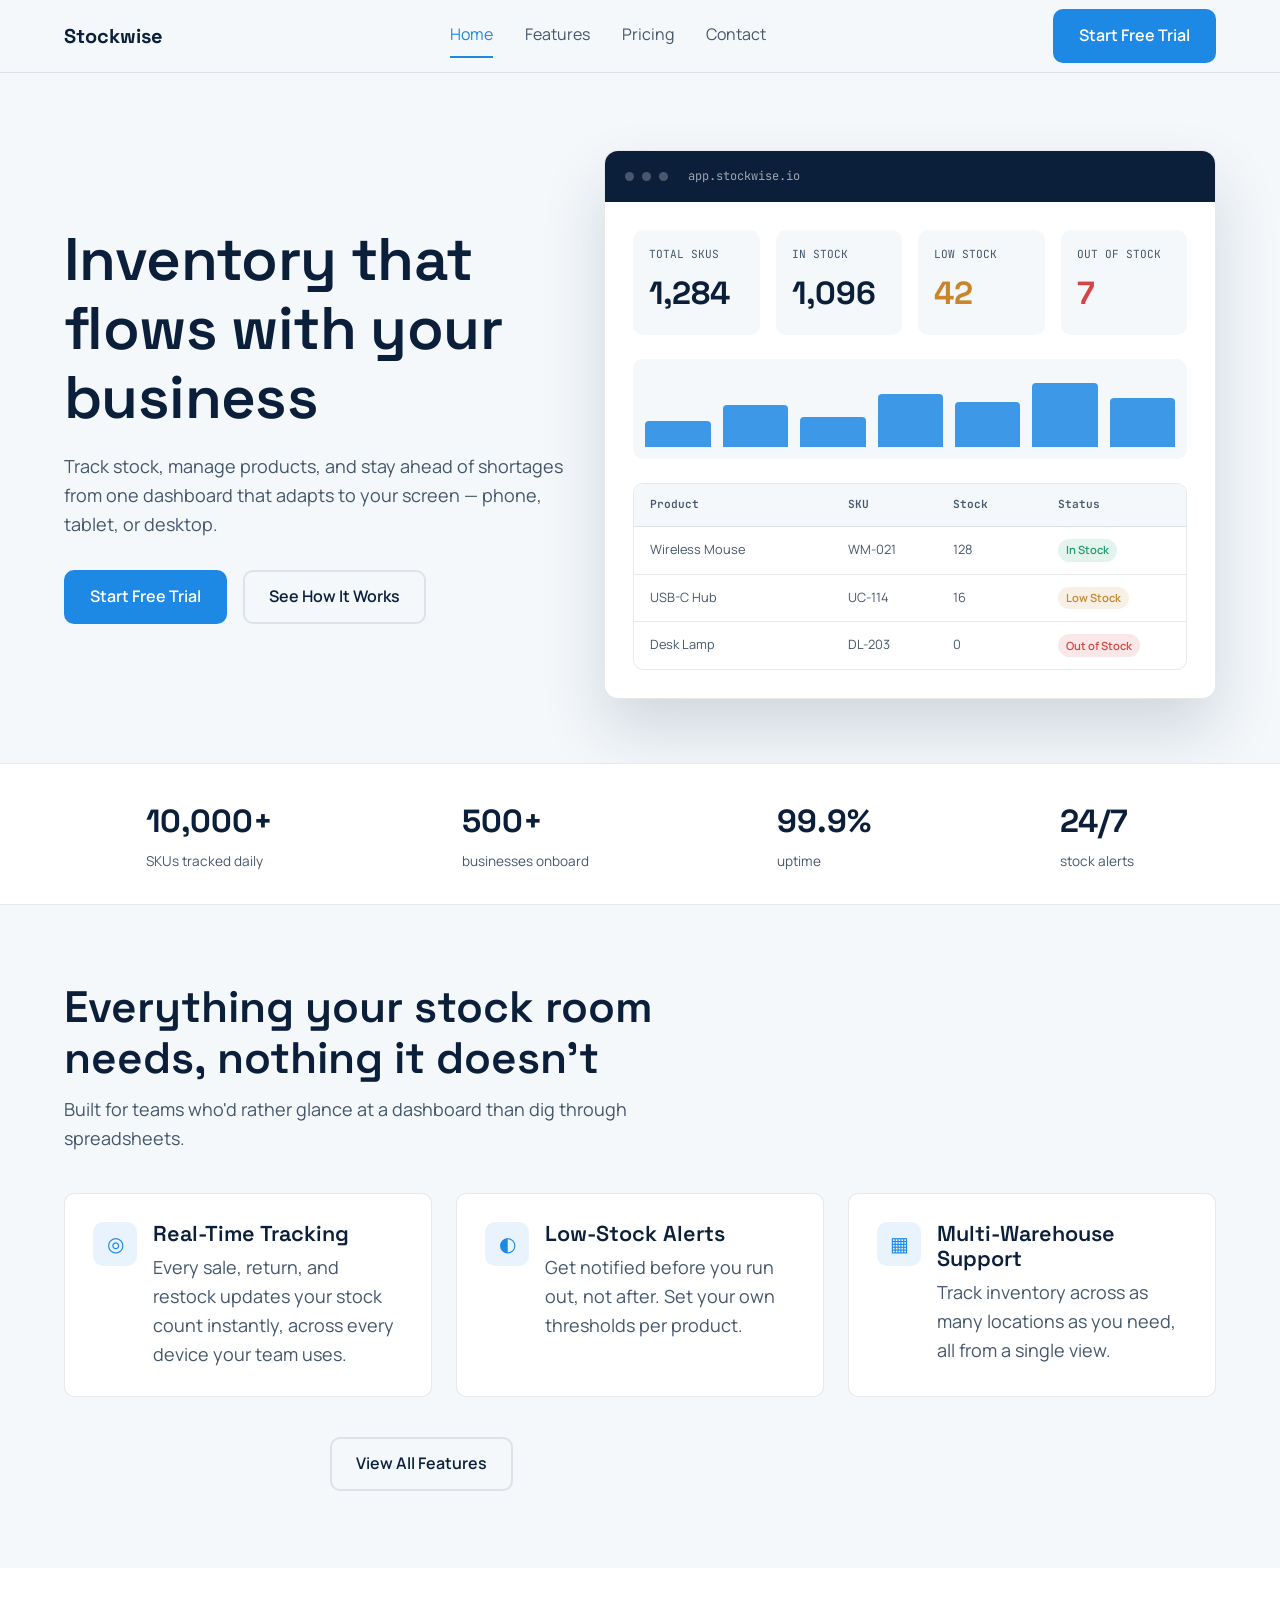
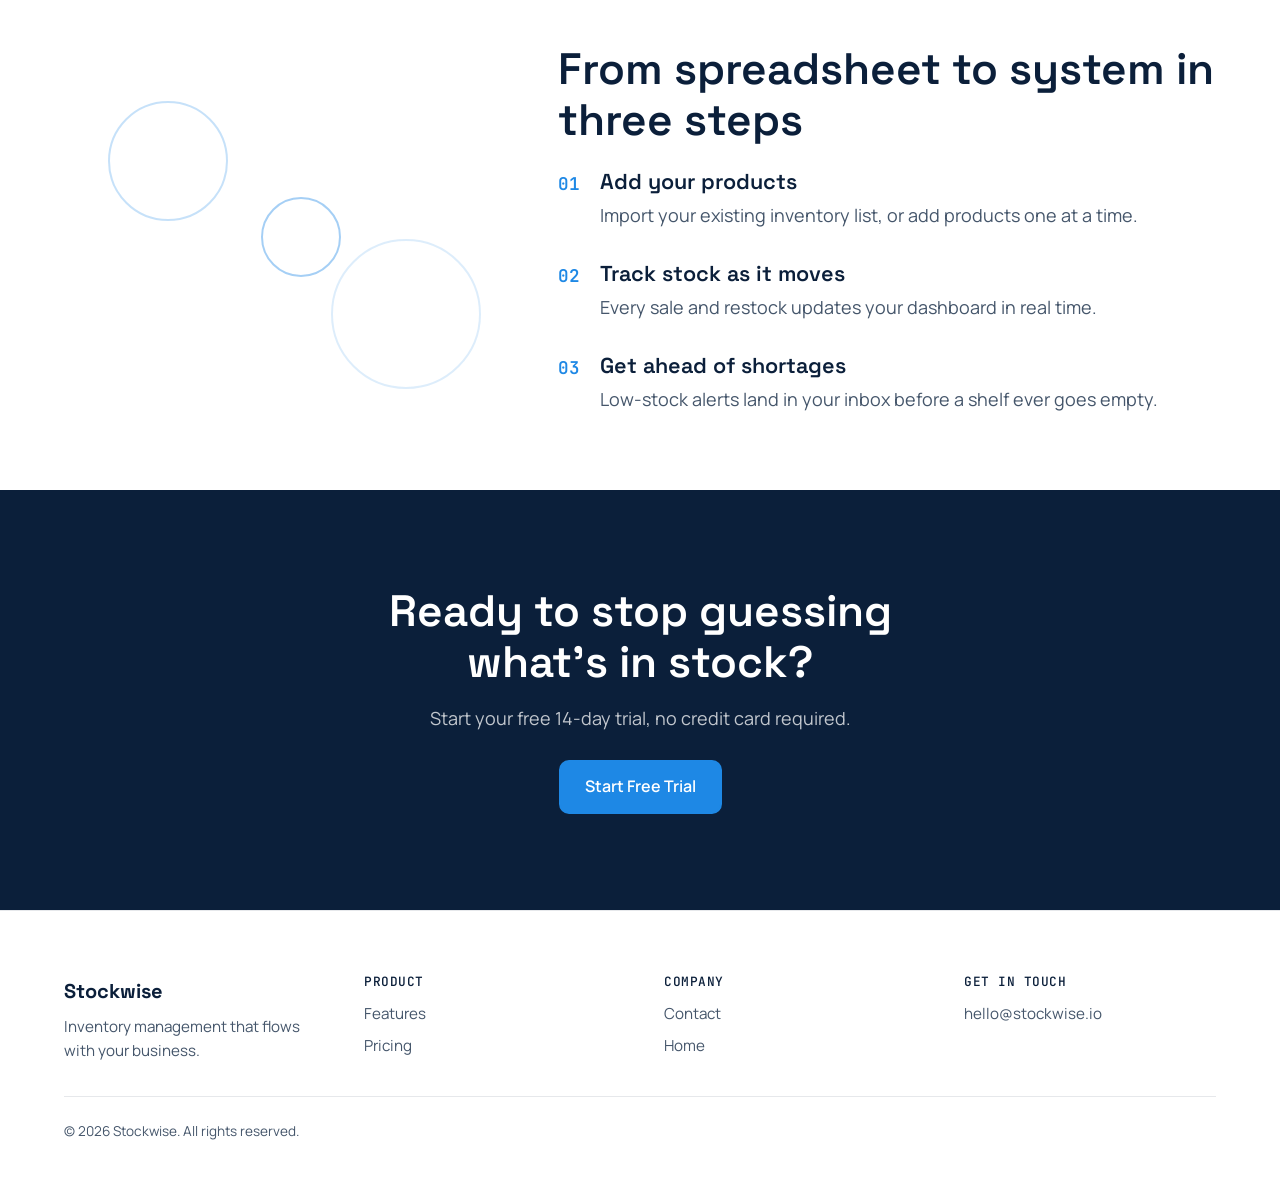
<file: index.html>
<!DOCTYPE html>
<html lang="en">

<head>
  <meta charset="UTF-8">
  <meta name="viewport" content="width=device-width, initial-scale=1">
  <meta name="description" content="Stockwise inventory management that flows with your business.">
  <title>Stockwise Inventory that flows with your business</title>
  <link rel="preconnect" href="https://fonts.googleapis.com">
  <link rel="preconnect" href="https://fonts.gstatic.com" crossorigin>
  <link
    href="https://fonts.googleapis.com/css2?family=Space+Grotesk:wght@500;600;700&family=Manrope:wght@400;500;600;700&family=JetBrains+Mono:wght@500&display=swap"
    rel="stylesheet">
  <link rel="stylesheet" href="css/style.css">
</head>

<body>

  <!-- ===== Header + Navigation Section ===== -->
  <header class="site-header">
    <div class="container nav">
      <a href="index.html" class="logo">Stockwise</a>

      <nav class="nav__desktop" aria-label="Main navigation">
        <ul class="nav__list">
          <li><a href="index.html" aria-current="page">Home</a></li>
          <li><a href="features.html">Features</a></li>
          <li><a href="pricing.html">Pricing</a></li>
          <li><a href="contact.html">Contact</a></li>
        </ul>
      </nav>

      <a href="pricing.html" class="button button--primary nav__cta">Start Free Trial</a>

      <button type="button" popovertarget="mobile-nav" class="nav__trigger" aria-label="Open menu">
        <span></span><span></span><span></span>
      </button>
    </div>

    <div id="mobile-nav" popover class="mobile-nav">
      <div class="mobile-nav__top">
        <span class="logo">Stockwise</span>
        <button type="button" popovertarget="mobile-nav" popovertargetaction="hide" class="mobile-nav__close"
          aria-label="Close menu">✕</button>
      </div>
      <ul class="mobile-nav__list">
        <li><a href="index.html" aria-current="page">Home</a></li>
        <li><a href="features.html">Features</a></li>
        <li><a href="pricing.html">Pricing</a></li>
        <li><a href="contact.html">Contact</a></li>
      </ul>
      <a href="pricing.html" class="button button--primary mobile-nav__cta">Start Free Trial</a>
    </div>
  </header>

  <main>

    <!-- ===== Hero Section ===== -->
    <section class="hero" id="top">
      <div class="container hero__grid">
        <div class="hero__content">
          <h1 class="hero__title">Inventory that flows with your business</h1>
          <p class="hero__text">Track stock, manage products, and stay ahead of shortages from one dashboard that adapts
            to your screen — phone, tablet, or desktop.</p>
          <div class="hero__actions">
            <a href="pricing.html" class="button button--primary">Start Free Trial</a>
            <a href="#how-it-works" class="button button--outline">See How It Works</a>
          </div>
        </div>

        <div class="hero__visual">
          <div class="mockup">
            <div class="mockup__bar">
              <span class="mockup__dot"></span>
              <span class="mockup__dot"></span>
              <span class="mockup__dot"></span>
              <span class="mockup__url">app.stockwise.io</span>
            </div>
            <div class="mockup__body">
              <div class="mockup__stats">
                <div class="mockup__stat">
                  <span class="mockup__stat-label">TOTAL SKUS</span>
                  <span class="mockup__stat-value">1,284</span>
                </div>
                <div class="mockup__stat">
                  <span class="mockup__stat-label">IN STOCK</span>
                  <span class="mockup__stat-value">1,096</span>
                </div>
                <div class="mockup__stat">
                  <span class="mockup__stat-label">LOW STOCK</span>
                  <span class="mockup__stat-value mockup__stat-value--warn">42</span>
                </div>
                <div class="mockup__stat">
                  <span class="mockup__stat-label">OUT OF STOCK</span>
                  <span class="mockup__stat-value mockup__stat-value--danger">7</span>
                </div>
              </div>

              <div class="mockup__chart" aria-hidden="true">
                <span></span><span></span><span></span><span></span><span></span><span></span><span></span>
              </div>

              <div class="mockup__table">
                <div class="mockup__row mockup__row--head">
                  <span>Product</span><span>SKU</span><span>Stock</span><span>Status</span>
                </div>
                <div class="mockup__row">
                  <span>Wireless Mouse</span><span>WM-021</span><span>128</span><span
                    class="mockup__badge mockup__badge--ok">In Stock</span>
                </div>
                <div class="mockup__row">
                  <span>USB-C Hub</span><span>UC-114</span><span>16</span><span
                    class="mockup__badge mockup__badge--warn">Low Stock</span>
                </div>
                <div class="mockup__row">
                  <span>Desk Lamp</span><span>DL-203</span><span>0</span><span
                    class="mockup__badge mockup__badge--danger">Out of Stock</span>
                </div>
              </div>
            </div>
          </div>
        </div>
      </div>
    </section>

    <!-- ===== Trust Strip Section ===== -->
    <section class="trust">
      <div class="container trust__row">
        <div class="trust__item"><span class="trust__number">10,000+</span><span class="trust__label">SKUs tracked
            daily</span></div>
        <div class="trust__item"><span class="trust__number">500+</span><span class="trust__label">businesses
            onboard</span></div>
        <div class="trust__item"><span class="trust__number">99.9%</span><span class="trust__label">uptime</span></div>
        <div class="trust__item"><span class="trust__number">24/7</span><span class="trust__label">stock alerts</span>
        </div>
      </div>
    </section>

    <!-- ===== Features Teaser Section ===== -->
    <section class="features container" id="features">
      <div class="section-intro">
        <h2>Everything your stock room needs, nothing it doesn't</h2>
        <p>Built for teams who'd rather glance at a dashboard than dig through spreadsheets.</p>
      </div>

      <div class="features__grid">
        <article class="feature-card">
          <div class="feature-card__inner">
            <div class="feature-card__icon" aria-hidden="true">◎</div>
            <div>
              <h3>Real-Time Tracking</h3>
              <p>Every sale, return, and restock updates your stock count instantly, across every device your team uses.
              </p>
            </div>
          </div>
        </article>
        <article class="feature-card">
          <div class="feature-card__inner">
            <div class="feature-card__icon" aria-hidden="true">◐</div>
            <div>
              <h3>Low-Stock Alerts</h3>
              <p>Get notified before you run out, not after. Set your own thresholds per product.</p>
            </div>
          </div>
        </article>
        <article class="feature-card">
          <div class="feature-card__inner">
            <div class="feature-card__icon" aria-hidden="true">▦</div>
            <div>
              <h3>Multi-Warehouse Support</h3>
              <p>Track inventory across as many locations as you need, all from a single view.</p>
            </div>
          </div>
        </article>
      </div>

      <p class="features__more"><a href="features.html" class="button button--outline">View All Features</a></p>
    </section>

    <!-- ===== How It Works Section ===== -->
    <section class="how" id="how-it-works">
      <div class="container how__grid">
        <div class="how__visual" aria-hidden="true">
          <div class="how__ring how__ring--1"></div>
          <div class="how__ring how__ring--2"></div>
          <div class="how__ring how__ring--3"></div>
        </div>
        <div class="how__content">
          <h2>From spreadsheet to system in three steps</h2>
          <ol class="how__steps">
            <li>
              <span class="how__step-number">01</span>
              <div>
                <h3>Add your products</h3>
                <p>Import your existing inventory list, or add products one at a time.</p>
              </div>
            </li>
            <li>
              <span class="how__step-number">02</span>
              <div>
                <h3>Track stock as it moves</h3>
                <p>Every sale and restock updates your dashboard in real time.</p>
              </div>
            </li>
            <li>
              <span class="how__step-number">03</span>
              <div>
                <h3>Get ahead of shortages</h3>
                <p>Low-stock alerts land in your inbox before a shelf ever goes empty.</p>
              </div>
            </li>
          </ol>
        </div>
      </div>
    </section>

    <!-- ===== Call To Action Section ===== -->
    <section class="cta">
      <div class="container cta__inner">
        <h2>Ready to stop guessing what's in stock?</h2>
        <p>Start your free 14-day trial, no credit card required.</p>
        <a href="pricing.html" class="button button--primary">Start Free Trial</a>
      </div>
    </section>

  </main>

  <!-- ===== Footer Section ===== -->
  <footer class="site-footer">
    <div class="container">
      <div class="site-footer__grid">
        <div class="site-footer__block">
          <span class="logo">Stockwise</span>
          <p>Inventory management that flows with your business.</p>
        </div>
        <div class="site-footer__block">
          <h2 class="site-footer__heading">Product</h2>
          <p><a href="features.html">Features</a></p>
          <p><a href="pricing.html">Pricing</a></p>
        </div>
        <div class="site-footer__block">
          <h2 class="site-footer__heading">Company</h2>
          <p><a href="contact.html">Contact</a></p>
          <p><a href="index.html">Home</a></p>
        </div>
        <div class="site-footer__block">
          <h2 class="site-footer__heading">Get in Touch</h2>
          <p><a href="mailto:hello@stockwise.io">hello@stockwise.io</a></p>
        </div>
      </div>
      <p class="site-footer__copyright">&copy; 2026 Stockwise. All rights reserved.</p>
    </div>
  </footer>

</body>

</html>
</file>
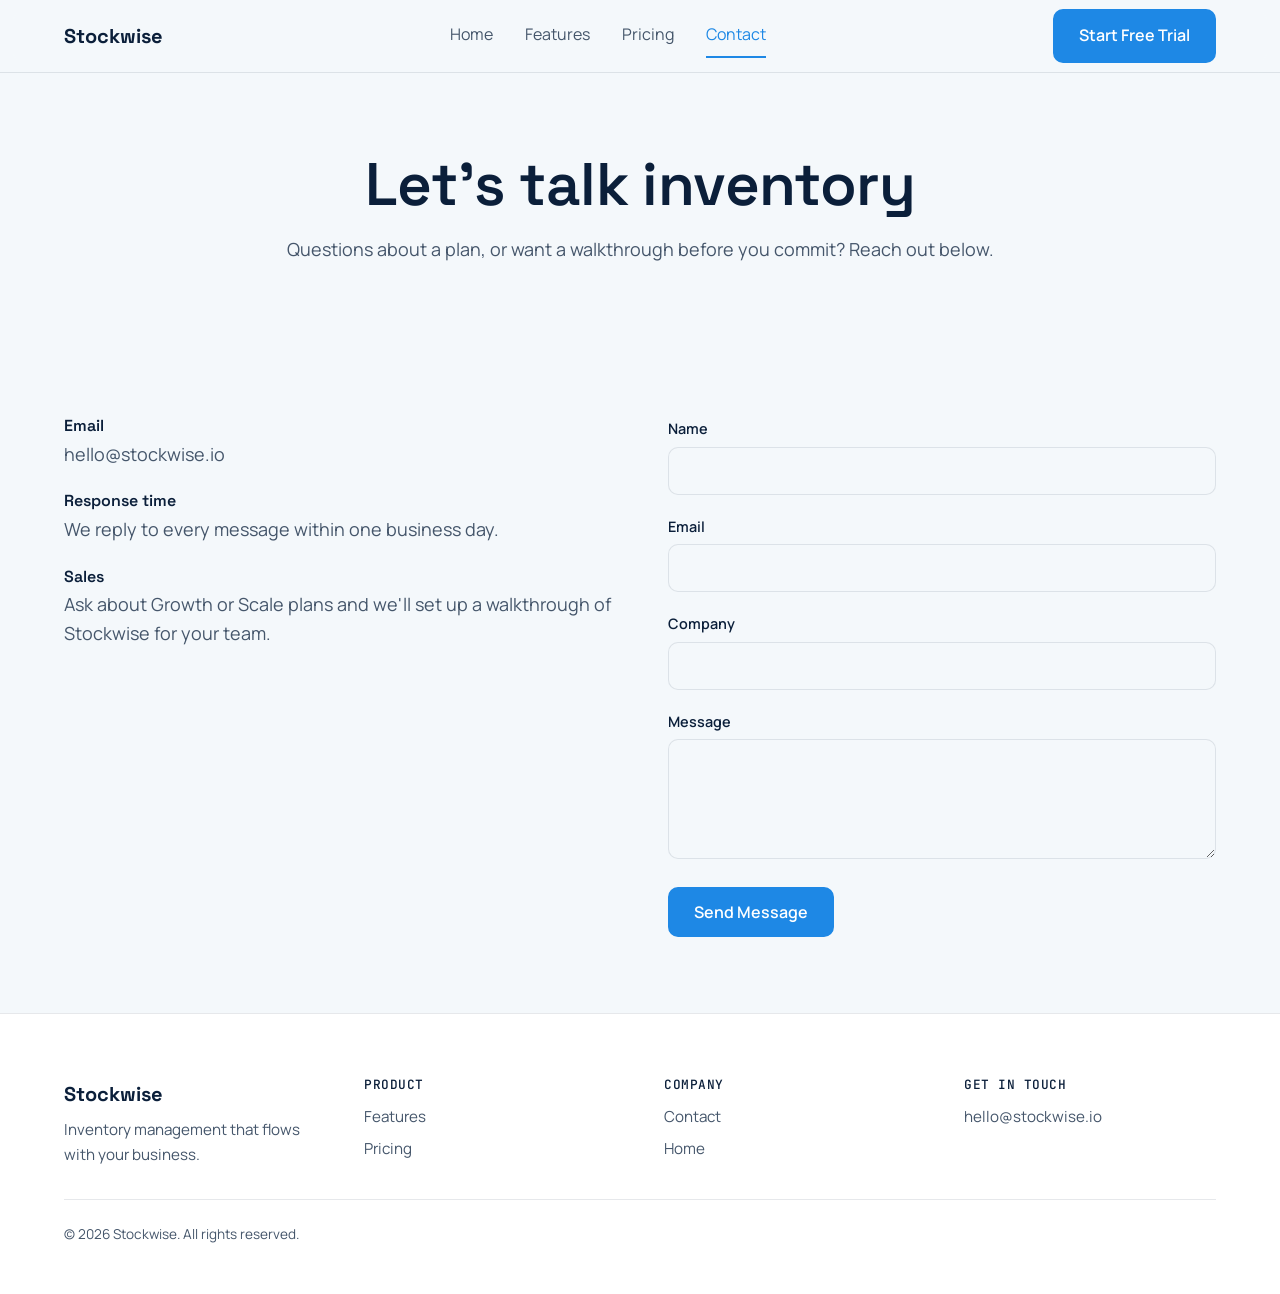
<file: contact.html>
<!DOCTYPE html>
<html lang="en">

<head>
  <meta charset="UTF-8">
  <meta name="viewport" content="width=device-width, initial-scale=1">
  <meta name="description" content="Get in touch with the Stockwise team.">
  <title>Contact — Stockwise</title>
  <link rel="preconnect" href="https://fonts.googleapis.com">
  <link rel="preconnect" href="https://fonts.gstatic.com" crossorigin>
  <link
    href="https://fonts.googleapis.com/css2?family=Space+Grotesk:wght@500;600;700&family=Manrope:wght@400;500;600;700&family=JetBrains+Mono:wght@500&display=swap"
    rel="stylesheet">
  <link rel="stylesheet" href="css/style.css">
</head>

<body>

  <!-- ===== Header + Navigation Section ===== -->
  <header class="site-header">
    <div class="container nav">
      <a href="index.html" class="logo">Stockwise</a>

      <nav class="nav__desktop" aria-label="Main navigation">
        <ul class="nav__list">
          <li><a href="index.html">Home</a></li>
          <li><a href="features.html">Features</a></li>
          <li><a href="pricing.html">Pricing</a></li>
          <li><a href="contact.html" aria-current="page">Contact</a></li>
        </ul>
      </nav>

      <a href="pricing.html" class="button button--primary nav__cta">Start Free Trial</a>

      <button type="button" popovertarget="mobile-nav" class="nav__trigger" aria-label="Open menu">
        <span></span><span></span><span></span>
      </button>
    </div>

    <div id="mobile-nav" popover class="mobile-nav">
      <div class="mobile-nav__top">
        <span class="logo">Stockwise</span>
        <button type="button" popovertarget="mobile-nav" popovertargetaction="hide" class="mobile-nav__close"
          aria-label="Close menu">✕</button>
      </div>
      <ul class="mobile-nav__list">
        <li><a href="index.html">Home</a></li>
        <li><a href="features.html">Features</a></li>
        <li><a href="pricing.html">Pricing</a></li>
        <li><a href="contact.html" aria-current="page">Contact</a></li>
      </ul>
      <a href="pricing.html" class="button button--primary mobile-nav__cta">Start Free Trial</a>
    </div>
  </header>

  <main>

    <!-- ===== Page Intro Section ===== -->
    <section class="page-intro container">
      <h1>Let's talk inventory</h1>
      <p class="page-intro__text">Questions about a plan, or want a walkthrough before you commit? Reach out below.</p>
    </section>

    <!-- ===== Contact Section ===== -->
    <section class="container contact__grid">
      <div class="contact__info">
        <div class="contact__detail">
          <h3>Email</h3>
          <p><a href="mailto:hello@stockwise.io">hello@stockwise.io</a></p>
        </div>
        <div class="contact__detail">
          <h3>Response time</h3>
          <p>We reply to every message within one business day.</p>
        </div>
        <div class="contact__detail">
          <h3>Sales</h3>
          <p>Ask about Growth or Scale plans and we'll set up a walkthrough of Stockwise for your team.</p>
        </div>
      </div>

      <form class="contact-form" action="#" method="post">
        <div class="contact-form__group">
          <label for="name" class="contact-form__label">Name</label>
          <input type="text" id="name" name="name" class="contact-form__input" required>
        </div>

        <div class="contact-form__group">
          <label for="email" class="contact-form__label">Email</label>
          <input type="email" id="email" name="email" class="contact-form__input" required>
        </div>

        <div class="contact-form__group">
          <label for="company" class="contact-form__label">Company</label>
          <input type="text" id="company" name="company" class="contact-form__input">
        </div>

        <div class="contact-form__group">
          <label for="message" class="contact-form__label">Message</label>
          <textarea id="message" name="message" class="contact-form__textarea" required></textarea>
        </div>

        <button type="submit" class="button button--primary">Send Message</button>
      </form>
    </section>

  </main>

  <!-- ===== Footer Section ===== -->
  <footer class="site-footer">
    <div class="container">
      <div class="site-footer__grid">
        <div class="site-footer__block">
          <span class="logo">Stockwise</span>
          <p>Inventory management that flows with your business.</p>
        </div>
        <div class="site-footer__block">
          <h2 class="site-footer__heading">Product</h2>
          <p><a href="features.html">Features</a></p>
          <p><a href="pricing.html">Pricing</a></p>
        </div>
        <div class="site-footer__block">
          <h2 class="site-footer__heading">Company</h2>
          <p><a href="contact.html">Contact</a></p>
          <p><a href="index.html">Home</a></p>
        </div>
        <div class="site-footer__block">
          <h2 class="site-footer__heading">Get in Touch</h2>
          <p><a href="mailto:hello@stockwise.io">hello@stockwise.io</a></p>
        </div>
      </div>
      <p class="site-footer__copyright">&copy; 2026 Stockwise. All rights reserved.</p>
    </div>
  </footer>

</body>

</html>
</file>
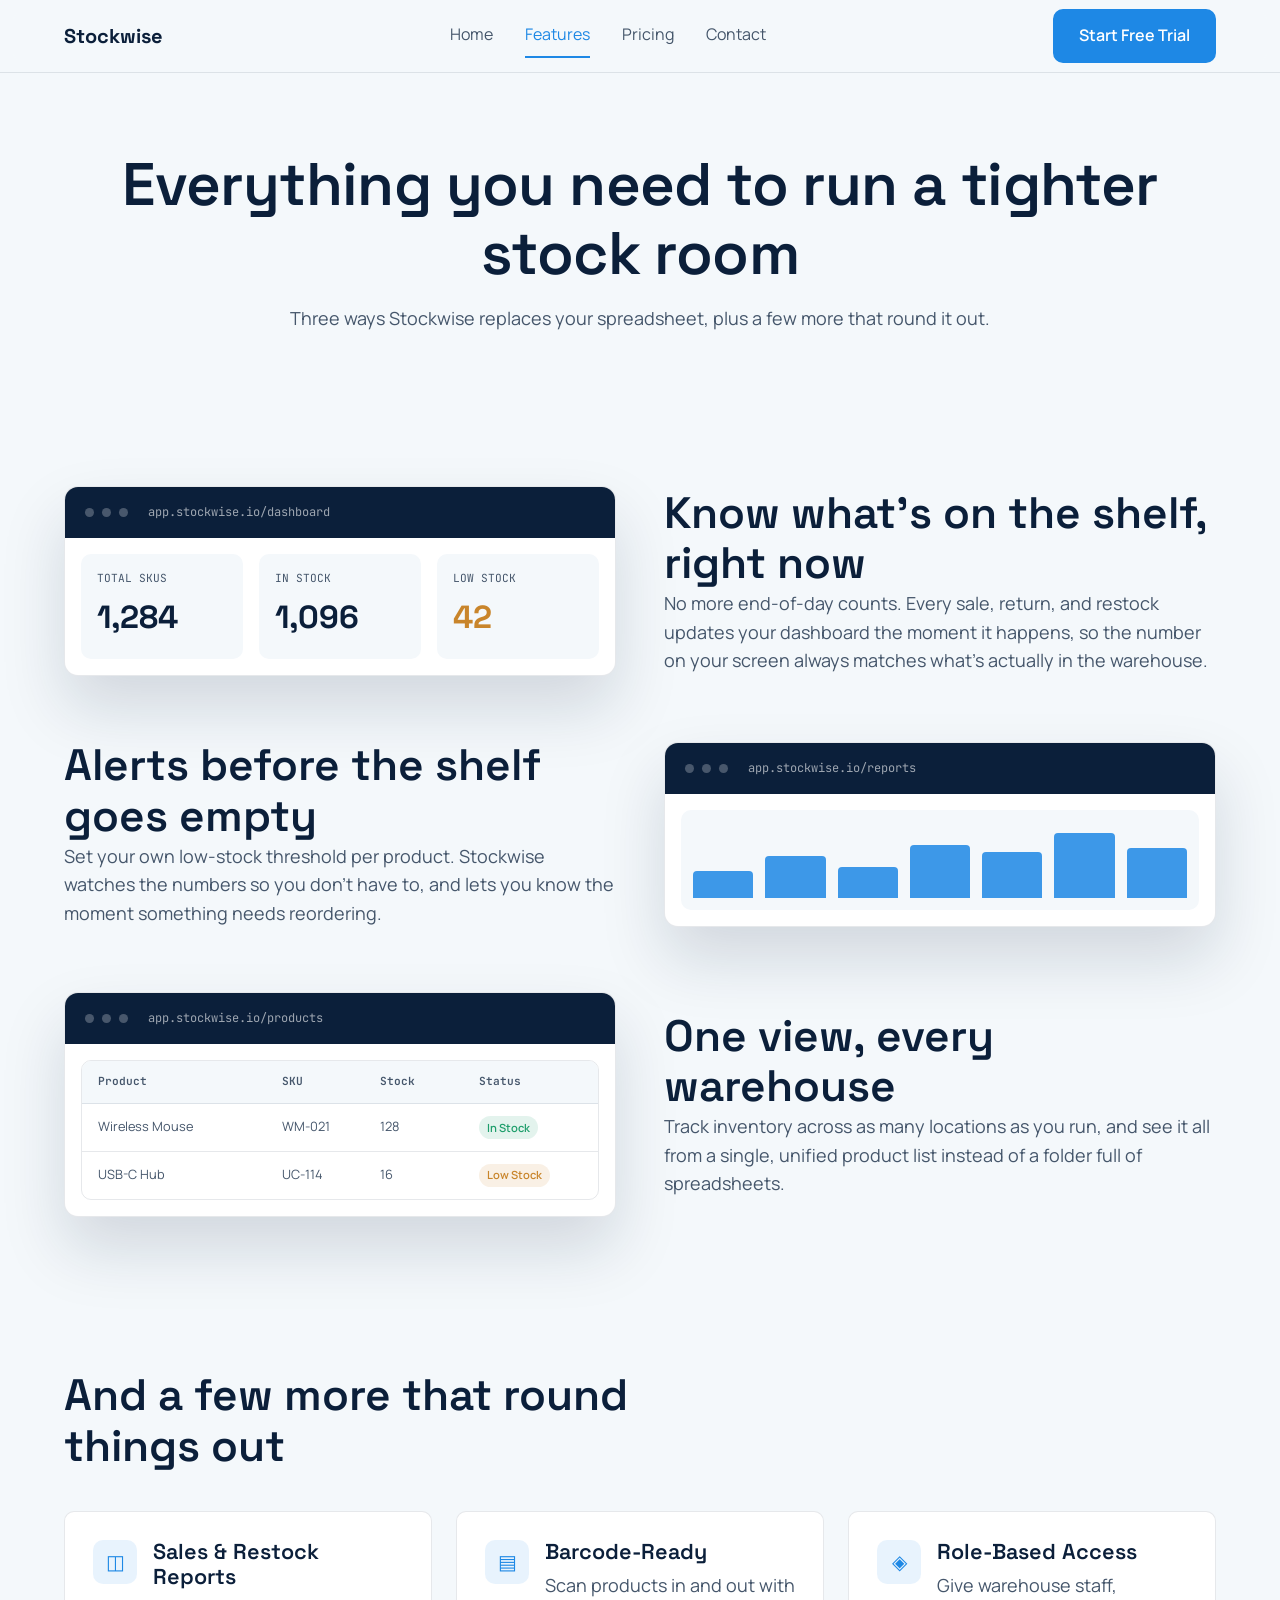
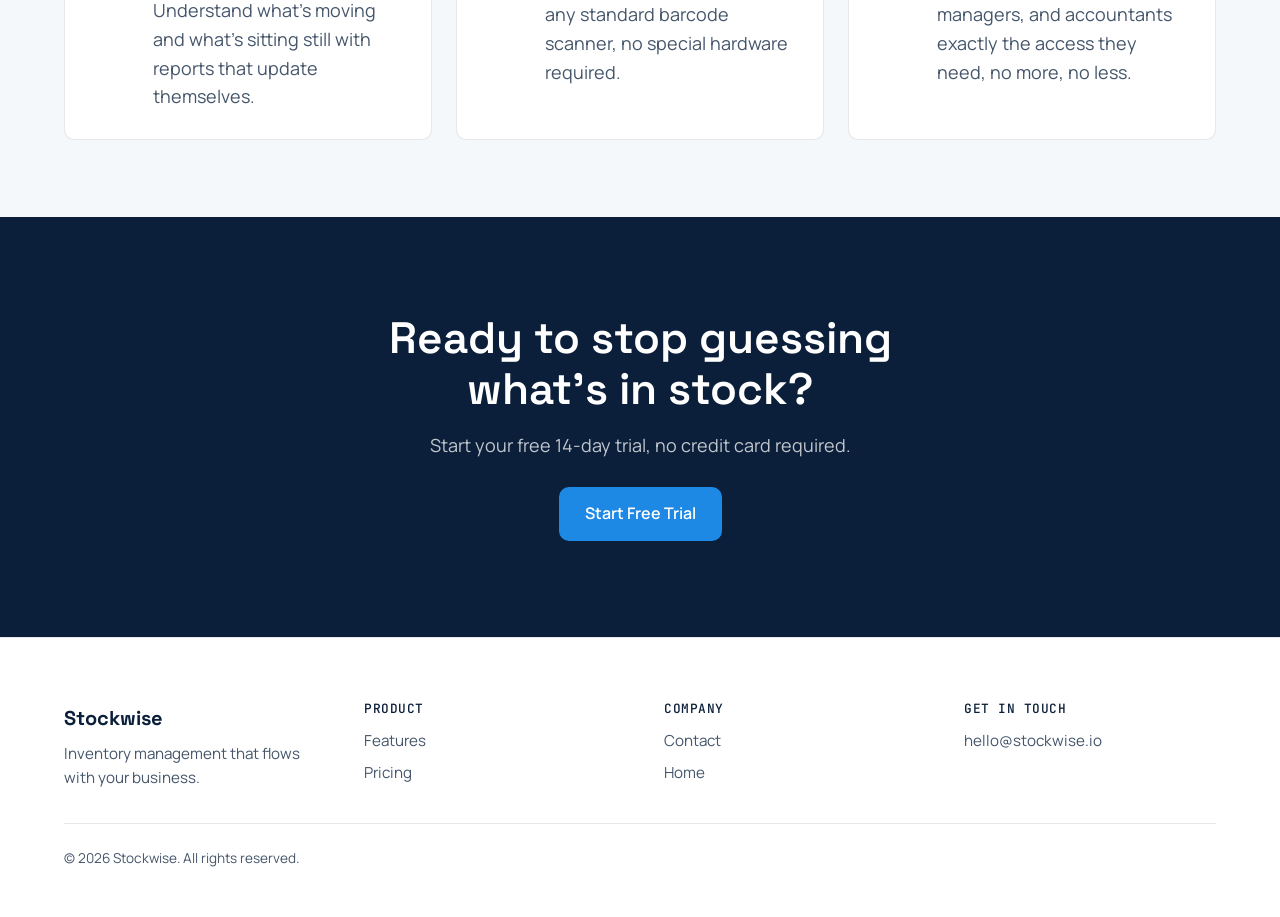
<file: features.html>
<!DOCTYPE html>
<html lang="en">

<head>
  <meta charset="UTF-8">
  <meta name="viewport" content="width=device-width, initial-scale=1">
  <meta name="description" content="Everything Stockwise does to keep your inventory under control.">
  <title>Features — Stockwise</title>
  <link rel="preconnect" href="https://fonts.googleapis.com">
  <link rel="preconnect" href="https://fonts.gstatic.com" crossorigin>
  <link
    href="https://fonts.googleapis.com/css2?family=Space+Grotesk:wght@500;600;700&family=Manrope:wght@400;500;600;700&family=JetBrains+Mono:wght@500&display=swap"
    rel="stylesheet">
  <link rel="stylesheet" href="css/style.css">
</head>

<body>

  <!-- ===== Header + Navigation Section ===== -->
  <header class="site-header">
    <div class="container nav">
      <a href="index.html" class="logo">Stockwise</a>

      <nav class="nav__desktop" aria-label="Main navigation">
        <ul class="nav__list">
          <li><a href="index.html">Home</a></li>
          <li><a href="features.html" aria-current="page">Features</a></li>
          <li><a href="pricing.html">Pricing</a></li>
          <li><a href="contact.html">Contact</a></li>
        </ul>
      </nav>

      <a href="pricing.html" class="button button--primary nav__cta">Start Free Trial</a>

      <button type="button" popovertarget="mobile-nav" class="nav__trigger" aria-label="Open menu">
        <span></span><span></span><span></span>
      </button>
    </div>

    <div id="mobile-nav" popover class="mobile-nav">
      <div class="mobile-nav__top">
        <span class="logo">Stockwise</span>
        <button type="button" popovertarget="mobile-nav" popovertargetaction="hide" class="mobile-nav__close"
          aria-label="Close menu">✕</button>
      </div>
      <ul class="mobile-nav__list">
        <li><a href="index.html">Home</a></li>
        <li><a href="features.html" aria-current="page">Features</a></li>
        <li><a href="pricing.html">Pricing</a></li>
        <li><a href="contact.html">Contact</a></li>
      </ul>
      <a href="pricing.html" class="button button--primary mobile-nav__cta">Start Free Trial</a>
    </div>
  </header>

  <main>

    <!-- ===== Page Intro Section ===== -->
    <section class="page-intro container">
      <h1>Everything you need to run a tighter stock room</h1>
      <p class="page-intro__text">Three ways Stockwise replaces your spreadsheet, plus a few more that round it out.</p>
    </section>

    <!-- ===== Feature Spotlight Section ===== -->
    <section class="container">
      <div class="spotlight">
        <div class="spotlight__visual">
          <div class="mockup mockup--compact">
            <div class="mockup__bar">
              <span class="mockup__dot"></span>
              <span class="mockup__dot"></span>
              <span class="mockup__dot"></span>
              <span class="mockup__url">app.stockwise.io/dashboard</span>
            </div>
            <div class="mockup__body">
              <div class="mockup__stats">
                <div class="mockup__stat">
                  <span class="mockup__stat-label">TOTAL SKUS</span>
                  <span class="mockup__stat-value">1,284</span>
                </div>
                <div class="mockup__stat">
                  <span class="mockup__stat-label">IN STOCK</span>
                  <span class="mockup__stat-value">1,096</span>
                </div>
                <div class="mockup__stat">
                  <span class="mockup__stat-label">LOW STOCK</span>
                  <span class="mockup__stat-value mockup__stat-value--warn">42</span>
                </div>
              </div>
            </div>
          </div>
        </div>
        <div class="spotlight__content">
          <h2>Know what's on the shelf, right now</h2>
          <p>No more end-of-day counts. Every sale, return, and restock updates your dashboard the moment it happens, so
            the number on your screen always matches what's actually in the warehouse.</p>
        </div>
      </div>

      <div class="spotlight spotlight--reverse">
        <div class="spotlight__visual">
          <div class="mockup mockup--compact">
            <div class="mockup__bar">
              <span class="mockup__dot"></span>
              <span class="mockup__dot"></span>
              <span class="mockup__dot"></span>
              <span class="mockup__url">app.stockwise.io/reports</span>
            </div>
            <div class="mockup__body">
              <div class="mockup__chart" aria-hidden="true">
                <span></span><span></span><span></span><span></span><span></span><span></span><span></span>
              </div>
            </div>
          </div>
        </div>
        <div class="spotlight__content">
          <h2>Alerts before the shelf goes empty</h2>
          <p>Set your own low-stock threshold per product. Stockwise watches the numbers so you don't have to, and lets
            you know the moment something needs reordering.</p>
        </div>
      </div>

      <div class="spotlight">
        <div class="spotlight__visual">
          <div class="mockup mockup--compact">
            <div class="mockup__bar">
              <span class="mockup__dot"></span>
              <span class="mockup__dot"></span>
              <span class="mockup__dot"></span>
              <span class="mockup__url">app.stockwise.io/products</span>
            </div>
            <div class="mockup__body">
              <div class="mockup__table">
                <div class="mockup__row mockup__row--head">
                  <span>Product</span><span>SKU</span><span>Stock</span><span>Status</span>
                </div>
                <div class="mockup__row">
                  <span>Wireless Mouse</span><span>WM-021</span><span>128</span><span
                    class="mockup__badge mockup__badge--ok">In Stock</span>
                </div>
                <div class="mockup__row">
                  <span>USB-C Hub</span><span>UC-114</span><span>16</span><span
                    class="mockup__badge mockup__badge--warn">Low Stock</span>
                </div>
              </div>
            </div>
          </div>
        </div>
        <div class="spotlight__content">
          <h2>One view, every warehouse</h2>
          <p>Track inventory across as many locations as you run, and see it all from a single, unified product list
            instead of a folder full of spreadsheets.</p>
        </div>
      </div>
    </section>

    <!-- ===== Features Grid Section ===== -->
    <section class="features container">
      <div class="section-intro">
        <h2>And a few more that round things out</h2>
      </div>

      <div class="features__grid">
        <article class="feature-card">
          <div class="feature-card__inner">
            <div class="feature-card__icon" aria-hidden="true">◫</div>
            <div>
              <h3>Sales &amp; Restock Reports</h3>
              <p>Understand what's moving and what's sitting still with reports that update themselves.</p>
            </div>
          </div>
        </article>
        <article class="feature-card">
          <div class="feature-card__inner">
            <div class="feature-card__icon" aria-hidden="true">▤</div>
            <div>
              <h3>Barcode-Ready</h3>
              <p>Scan products in and out with any standard barcode scanner, no special hardware required.</p>
            </div>
          </div>
        </article>
        <article class="feature-card">
          <div class="feature-card__inner">
            <div class="feature-card__icon" aria-hidden="true">◈</div>
            <div>
              <h3>Role-Based Access</h3>
              <p>Give warehouse staff, managers, and accountants exactly the access they need, no more, no less.</p>
            </div>
          </div>
        </article>
      </div>
    </section>

    <!-- ===== Call To Action Section ===== -->
    <section class="cta">
      <div class="container cta__inner">
        <h2>Ready to stop guessing what's in stock?</h2>
        <p>Start your free 14-day trial, no credit card required.</p>
        <a href="pricing.html" class="button button--primary">Start Free Trial</a>
      </div>
    </section>

  </main>

  <!-- ===== Footer Section ===== -->
  <footer class="site-footer">
    <div class="container">
      <div class="site-footer__grid">
        <div class="site-footer__block">
          <span class="logo">Stockwise</span>
          <p>Inventory management that flows with your business.</p>
        </div>
        <div class="site-footer__block">
          <h2 class="site-footer__heading">Product</h2>
          <p><a href="features.html">Features</a></p>
          <p><a href="pricing.html">Pricing</a></p>
        </div>
        <div class="site-footer__block">
          <h2 class="site-footer__heading">Company</h2>
          <p><a href="contact.html">Contact</a></p>
          <p><a href="index.html">Home</a></p>
        </div>
        <div class="site-footer__block">
          <h2 class="site-footer__heading">Get in Touch</h2>
          <p><a href="mailto:hello@stockwise.io">hello@stockwise.io</a></p>
        </div>
      </div>
      <p class="site-footer__copyright">&copy; 2026 Stockwise. All rights reserved.</p>
    </div>
  </footer>

</body>

</html>
</file>
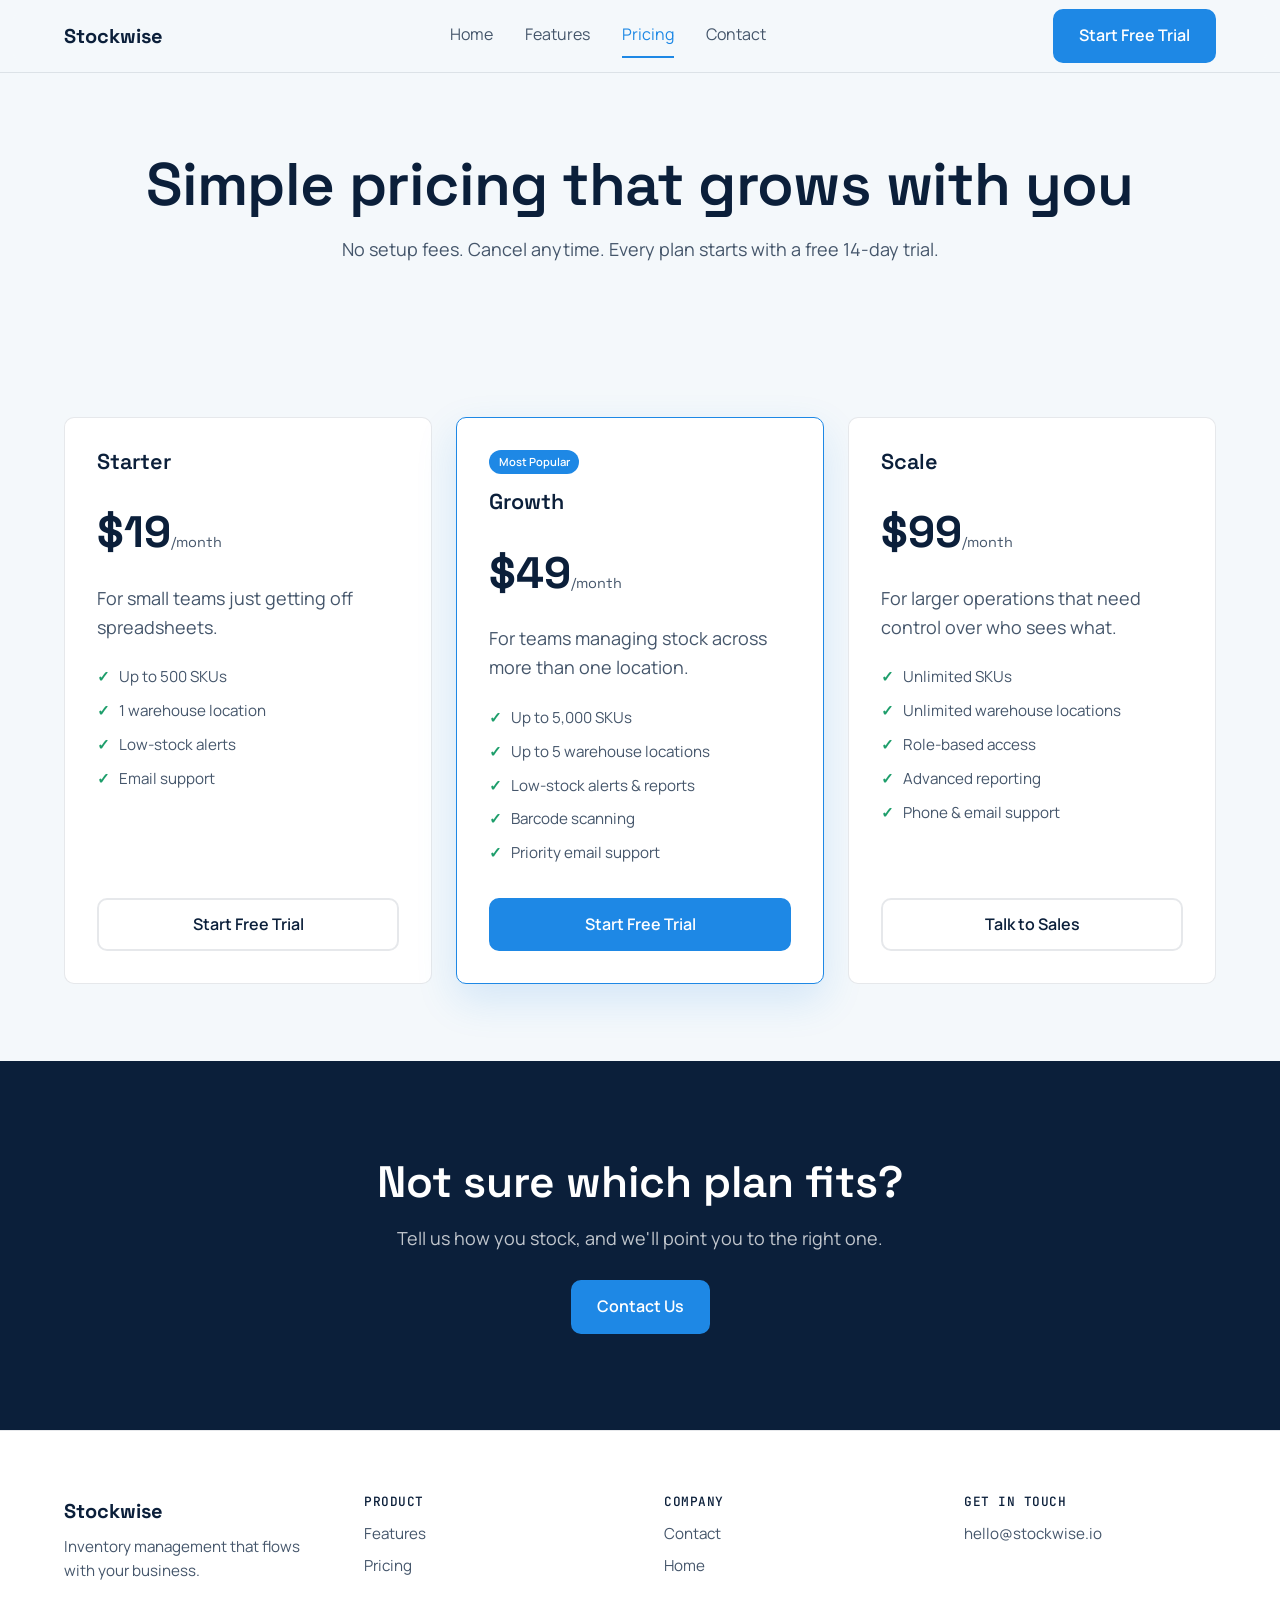
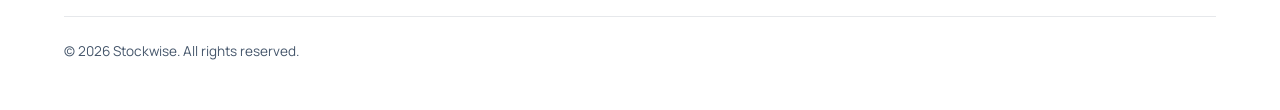
<file: pricing.html>
<!DOCTYPE html>
<html lang="en">

<head>
  <meta charset="UTF-8">
  <meta name="viewport" content="width=device-width, initial-scale=1">
  <meta name="description" content="Simple, transparent pricing for Stockwise inventory management.">
  <title>Pricing — Stockwise</title>
  <link rel="preconnect" href="https://fonts.googleapis.com">
  <link rel="preconnect" href="https://fonts.gstatic.com" crossorigin>
  <link
    href="https://fonts.googleapis.com/css2?family=Space+Grotesk:wght@500;600;700&family=Manrope:wght@400;500;600;700&family=JetBrains+Mono:wght@500&display=swap"
    rel="stylesheet">
  <link rel="stylesheet" href="css/style.css">
</head>

<body>

  <!-- ===== Header + Navigation Section ===== -->
  <header class="site-header">
    <div class="container nav">
      <a href="index.html" class="logo">Stockwise</a>

      <nav class="nav__desktop" aria-label="Main navigation">
        <ul class="nav__list">
          <li><a href="index.html">Home</a></li>
          <li><a href="features.html">Features</a></li>
          <li><a href="pricing.html" aria-current="page">Pricing</a></li>
          <li><a href="contact.html">Contact</a></li>
        </ul>
      </nav>

      <a href="pricing.html" class="button button--primary nav__cta">Start Free Trial</a>

      <button type="button" popovertarget="mobile-nav" class="nav__trigger" aria-label="Open menu">
        <span></span><span></span><span></span>
      </button>
    </div>

    <div id="mobile-nav" popover class="mobile-nav">
      <div class="mobile-nav__top">
        <span class="logo">Stockwise</span>
        <button type="button" popovertarget="mobile-nav" popovertargetaction="hide" class="mobile-nav__close"
          aria-label="Close menu">✕</button>
      </div>
      <ul class="mobile-nav__list">
        <li><a href="index.html">Home</a></li>
        <li><a href="features.html">Features</a></li>
        <li><a href="pricing.html" aria-current="page">Pricing</a></li>
        <li><a href="contact.html">Contact</a></li>
      </ul>
      <a href="pricing.html" class="button button--primary mobile-nav__cta">Start Free Trial</a>
    </div>
  </header>

  <main>

    <!-- ===== Page Intro Section ===== -->
    <section class="page-intro container">
      <h1>Simple pricing that grows with you</h1>
      <p class="page-intro__text">No setup fees. Cancel anytime. Every plan starts with a free 14-day trial.</p>
    </section>

    <!-- ===== Pricing Grid Section ===== -->
    <section class="container">
      <div class="pricing__grid">
        <article class="price-card">
          <h3>Starter</h3>
          <p class="price-card__price">$19<span class="price-card__period">/month</span></p>
          <p>For small teams just getting off spreadsheets.</p>
          <ul class="price-card__features">
            <li>Up to 500 SKUs</li>
            <li>1 warehouse location</li>
            <li>Low-stock alerts</li>
            <li>Email support</li>
          </ul>
          <a href="contact.html" class="button button--outline">Start Free Trial</a>
        </article>

        <article class="price-card price-card--featured">
          <span class="price-card__badge">Most Popular</span>
          <h3>Growth</h3>
          <p class="price-card__price">$49<span class="price-card__period">/month</span></p>
          <p>For teams managing stock across more than one location.</p>
          <ul class="price-card__features">
            <li>Up to 5,000 SKUs</li>
            <li>Up to 5 warehouse locations</li>
            <li>Low-stock alerts &amp; reports</li>
            <li>Barcode scanning</li>
            <li>Priority email support</li>
          </ul>
          <a href="contact.html" class="button button--primary">Start Free Trial</a>
        </article>

        <article class="price-card">
          <h3>Scale</h3>
          <p class="price-card__price">$99<span class="price-card__period">/month</span></p>
          <p>For larger operations that need control over who sees what.</p>
          <ul class="price-card__features">
            <li>Unlimited SKUs</li>
            <li>Unlimited warehouse locations</li>
            <li>Role-based access</li>
            <li>Advanced reporting</li>
            <li>Phone &amp; email support</li>
          </ul>
          <a href="contact.html" class="button button--outline">Talk to Sales</a>
        </article>
      </div>
    </section>

    <!-- ===== Call To Action Section ===== -->
    <section class="cta">
      <div class="container cta__inner">
        <h2>Not sure which plan fits?</h2>
        <p>Tell us how you stock, and we'll point you to the right one.</p>
        <a href="contact.html" class="button button--primary">Contact Us</a>
      </div>
    </section>

  </main>

  <!-- ===== Footer Section ===== -->
  <footer class="site-footer">
    <div class="container">
      <div class="site-footer__grid">
        <div class="site-footer__block">
          <span class="logo">Stockwise</span>
          <p>Inventory management that flows with your business.</p>
        </div>
        <div class="site-footer__block">
          <h2 class="site-footer__heading">Product</h2>
          <p><a href="features.html">Features</a></p>
          <p><a href="pricing.html">Pricing</a></p>
        </div>
        <div class="site-footer__block">
          <h2 class="site-footer__heading">Company</h2>
          <p><a href="contact.html">Contact</a></p>
          <p><a href="index.html">Home</a></p>
        </div>
        <div class="site-footer__block">
          <h2 class="site-footer__heading">Get in Touch</h2>
          <p><a href="mailto:hello@stockwise.io">hello@stockwise.io</a></p>
        </div>
      </div>
      <p class="site-footer__copyright">&copy; 2026 Stockwise. All rights reserved.</p>
    </div>
  </footer>

</body>

</html>
</file>
<file: css/style.css>
/* ==================================================
   Stockwise — style.css
   DecodeLabs Project 2: Responsive Web Layout
   "The Art of Fluidity" — mobile-first, content-driven
   breakpoints, no JavaScript.
   ================================================== */

*,
*::before,
*::after {
  box-sizing: border-box;
  margin: 0;
  padding: 0;
}

:root {
  --ink: #0b1f3a;
  --paper: #f4f8fb;
  --surface: #ffffff;
  --azure: #1e88e5;
  --azure-deep: #145da0;
  --text-soft: #45566b;
  --line: rgba(11, 31, 58, 0.1);
  --warn: #c9852b;
  --danger: #d64545;
  --ok: #1e9e6b;

  --gutter: 24px;
  --max-width: 1200px;
  --radius: 10px;
  --touch: 44px;
}

html {
  scroll-behavior: smooth;
}

html,
body {
  overflow-x: hidden;
  max-width: 100%;
}

body {
  font-family: "Manrope", sans-serif;
  color: var(--text-soft);
  background: var(--paper);
  line-height: 1.6;
  min-height: 100vh;
  display: flex;
  flex-direction: column;
}

main {
  flex: 1;
}

h1,
h2,
h3 {
  font-family: "Space Grotesk", sans-serif;
  color: var(--ink);
  line-height: 1.15;
  font-weight: 600;
}

/* ---- Fluid typography: clamp(MIN, IDEAL, MAX) ---- */
h1 {
  font-size: clamp(2.25rem, 4vw + 1rem, 3.75rem);
  letter-spacing: -0.01em;
}
h2 {
  font-size: clamp(1.75rem, 2.5vw + 1rem, 2.75rem);
}
h3 {
  font-size: clamp(1.1rem, 1vw + 1rem, 1.35rem);
  margin-bottom: 0.4rem;
}
p {
  font-size: clamp(1rem, 0.3vw + 0.95rem, 1.125rem);
  max-width: 65ch;
}

img {
  max-width: 100%;
  height: auto;
  display: block;
}
a {
  color: inherit;
  text-decoration: none;
}
ul,
ol {
  list-style: none;
}

a:focus-visible,
button:focus-visible {
  outline: 3px solid var(--azure);
  outline-offset: 2px;
}

/* ==================================================
   Layout Helpers
   ================================================== */
.container {
  max-width: var(--max-width);
  margin-inline: auto;
  padding-inline: var(--gutter);
}

section {
  padding-block: clamp(3rem, 6vw, 6rem);
}

/* ==================================================
   Buttons — 44x44 minimum touch target
   ================================================== */
.button {
  display: inline-flex;
  align-items: center;
  justify-content: center;
  min-height: var(--touch);
  padding: 0.75rem 1.5rem;
  border-radius: var(--radius);
  font-weight: 600;
  font-family: "Manrope", sans-serif;
  font-size: 1rem;
  border: 2px solid transparent;
  cursor: pointer;
  transition:
    background-color 0.2s ease,
    color 0.2s ease,
    border-color 0.2s ease;
}

.button--primary {
  background: var(--azure);
  color: #fff;
  border-color: var(--azure);
}
.button--primary:hover,
.button--primary:focus-visible {
  background: var(--azure-deep);
  border-color: var(--azure-deep);
}

.button--outline {
  background: transparent;
  color: var(--ink);
  border-color: var(--line);
}
.button--outline:hover,
.button--outline:focus-visible {
  border-color: var(--ink);
}

.logo {
  font-family: "Space Grotesk", sans-serif;
  font-weight: 700;
  font-size: 1.25rem;
  color: var(--ink);
}

/* ==================================================
   Header + Navigation (mobile-first)
   base = mobile: hamburger visible, desktop nav hidden
   ================================================== */
.site-header {
  position: sticky;
  top: 0;
  z-index: 20;
  background: rgba(244, 248, 251, 0.85);
  backdrop-filter: blur(10px);
  -webkit-backdrop-filter: blur(10px);
  border-bottom: 1px solid var(--line);
}

.nav {
  display: flex;
  align-items: center;
  justify-content: space-between;
  min-height: 72px;
  gap: 1rem;
}

.nav__desktop {
  display: none;
}
.nav__cta {
  display: none;
}

.nav__trigger {
  display: flex;
  flex-direction: column;
  justify-content: center;
  align-items: center;
  gap: 5px;
  width: var(--touch);
  height: var(--touch);
  background: transparent;
  border: 1px solid var(--line);
  border-radius: var(--radius);
}
.nav__trigger span {
  width: 20px;
  height: 2px;
  background: var(--ink);
  border-radius: 2px;
}

/* ---- Mobile navigation panel (native Popover API — no JS) ---- */
.mobile-nav {
  display: none;
}

.mobile-nav:popover-open {
  border: none;
  margin: 0;
  inset: 0 0 0 auto;
  width: min(320px, 85vw);
  height: 100dvh;
  max-height: none;
  background: var(--surface);
  padding: 1.5rem;
  display: flex;
  flex-direction: column;
  gap: 2rem;
}

.mobile-nav::backdrop {
  background: rgba(11, 31, 58, 0.5);
}

.mobile-nav__top {
  display: flex;
  align-items: center;
  justify-content: space-between;
}
.mobile-nav__close {
  width: var(--touch);
  height: var(--touch);
  display: flex;
  align-items: center;
  justify-content: center;
  background: transparent;
  border: 1px solid var(--line);
  border-radius: var(--radius);
  font-size: 1.1rem;
  cursor: pointer;
}
.mobile-nav__list {
  display: flex;
  flex-direction: column;
  gap: 0.5rem;
  font-size: 1.1rem;
}
.mobile-nav__list a {
  display: flex;
  align-items: center;
  min-height: var(--touch);
}
.mobile-nav__list a[aria-current="page"] {
  color: var(--azure);
}
.mobile-nav__cta {
  margin-top: auto;
}

/* ==================================================
   Desktop navigation enhancement
   ================================================== */
@media (min-width: 768px) {
  .nav__desktop {
    display: block;
  }
  .nav__list {
    display: flex;
    align-items: center;
    gap: 2rem;
  }
  .nav__list a {
    min-height: var(--touch);
    display: flex;
    align-items: center;
    border-bottom: 2px solid transparent;
  }
  .nav__list a:hover,
  .nav__list a:focus-visible,
  .nav__list a[aria-current="page"] {
    color: var(--azure);
    border-bottom-color: var(--azure);
  }
  .nav__cta {
    display: inline-flex;
  }
  .nav__trigger {
    display: none;
  }
  .mobile-nav {
    display: none;
  }
}

/* ==================================================
   Page Intro (secondary pages: Features / Pricing / Contact)
   ================================================== */
.page-intro {
  text-align: center;
}
.page-intro p {
  margin: 1rem auto 0;
}

/* ==================================================
   Hero Section
   ================================================== */
.hero {
  padding-block: clamp(3rem, 6vw, 5rem) clamp(2rem, 5vw, 4rem);
  overflow: hidden;
}

.hero__grid {
  display: flex;
  flex-direction: column;
  gap: 2.5rem;
}

.hero__title {
  max-width: 14ch;
}
.hero__text {
  margin-block: 1.25rem 2rem;
}
.hero__actions {
  display: flex;
  flex-wrap: wrap;
  gap: 1rem;
}
.hero__visual {
  width: 100%;
}

@media (min-width: 1024px) {
  .hero__grid {
    flex-direction: row;
    align-items: center;
  }
  .hero__content {
    flex: 1 1 45%;
  }
  .hero__visual {
    flex: 1 1 55%;
  }
}

/* ---- Dashboard mockup (pure CSS/HTML, no image) ---- */
.mockup {
  background: var(--surface);
  border: 1px solid var(--line);
  border-radius: calc(var(--radius) + 4px);
  box-shadow: 0 24px 48px rgba(11, 31, 58, 0.12);
  overflow: hidden;
  transition: box-shadow 0.3s ease;
}

@media (min-width: 768px) {
  .mockup {
    box-shadow: 0 32px 64px rgba(11, 31, 58, 0.15);
  }
}

.mockup:hover {
  box-shadow: 0 40px 80px rgba(11, 31, 58, 0.2);
}

.mockup--compact .mockup__body {
  padding: 1rem;
  gap: 1rem;
}

.mockup__bar {
  display: flex;
  align-items: center;
  gap: 0.5rem;
  padding: 0.75rem 1rem;
  background: var(--ink);
}

@media (min-width: 768px) {
  .mockup__bar {
    padding: 1rem 1.25rem;
  }
}

.mockup__dot {
  width: 9px;
  height: 9px;
  border-radius: 50%;
  background: rgba(255, 255, 255, 0.25);
}
.mockup__url {
  margin-left: 0.75rem;
  font-family: "JetBrains Mono", monospace;
  font-size: 0.75rem;
  color: rgba(255, 255, 255, 0.6);
}

.mockup__body {
  padding: 1.25rem;
  display: flex;
  flex-direction: column;
  gap: 1.25rem;
}

@media (min-width: 768px) {
  .mockup__body {
    padding: 1.75rem;
    gap: 1.5rem;
  }
}

.mockup__stats {
  display: grid;
  grid-template-columns: repeat(auto-fit, minmax(100px, 1fr));
  gap: 0.75rem;
}

@media (min-width: 768px) {
  .mockup__stats {
    gap: 1rem;
  }
}

.mockup__stat {
  display: flex;
  flex-direction: column;
  gap: 0.25rem;
  padding: 0.75rem;
  background: var(--paper);
  border-radius: var(--radius);
}

@media (min-width: 768px) {
  .mockup__stat {
    padding: 1rem;
  }
}

.mockup__stat-label {
  font-size: 0.7rem;
  font-family: "JetBrains Mono", monospace;
}
.mockup__stat-value {
  font-family: "Space Grotesk", sans-serif;
  font-weight: 700;
  font-size: clamp(1rem, 2.5vw, 2rem);
  color: var(--ink);
}
.mockup__stat-value--warn {
  color: var(--warn);
}
.mockup__stat-value--danger {
  color: var(--danger);
}

.mockup__chart {
  display: flex;
  align-items: flex-end;
  gap: 0.5rem;
  height: 80px;
  padding: 0.5rem;
  background: var(--paper);
  border-radius: var(--radius);
}

@media (min-width: 768px) {
  .mockup__chart {
    height: 100px;
    gap: 0.75rem;
    padding: 0.75rem;
  }
}

.mockup__chart span {
  flex: 1;
  background: var(--azure);
  border-radius: 4px 4px 0 0;
  opacity: 0.85;
  transition: opacity 0.2s ease;
}

.mockup__chart span:hover {
  opacity: 1;
}

.mockup__chart span:nth-child(1) {
  height: 35%;
}
.mockup__chart span:nth-child(2) {
  height: 55%;
}
.mockup__chart span:nth-child(3) {
  height: 40%;
}
.mockup__chart span:nth-child(4) {
  height: 70%;
}
.mockup__chart span:nth-child(5) {
  height: 60%;
}
.mockup__chart span:nth-child(6) {
  height: 85%;
}
.mockup__chart span:nth-child(7) {
  height: 65%;
}

.mockup__table {
  border: 1px solid var(--line);
  border-radius: var(--radius);
  overflow-x: auto;
  font-size: clamp(0.75rem, 1vw, 0.95rem);
}
.mockup__row {
  display: grid;
  grid-template-columns: 2fr 1fr 1fr 1.2fr;
  gap: 0.5rem;
  padding: 0.6rem 0.85rem;
  white-space: nowrap;
}

@media (min-width: 768px) {
  .mockup__row {
    gap: 0.75rem;
    padding: 0.75rem 1rem;
  }
}

.mockup__row:not(:last-child) {
  border-bottom: 1px solid var(--line);
}
.mockup__row--head {
  font-family: "JetBrains Mono", monospace;
  font-size: 0.7rem;
  background: var(--paper);
  font-weight: 600;
}
.mockup__badge {
  display: inline-flex;
  align-items: center;
  justify-content: center;
  padding: 0.15rem 0.5rem;
  border-radius: 999px;
  font-size: 0.7rem;
  font-weight: 600;
  width: fit-content;
}
.mockup__badge--ok {
  background: rgba(30, 158, 107, 0.12);
  color: var(--ok);
}
.mockup__badge--warn {
  background: rgba(201, 133, 43, 0.12);
  color: var(--warn);
}
.mockup__badge--danger {
  background: rgba(214, 69, 69, 0.12);
  color: var(--danger);
}

/* ==================================================
   Trust Strip Section
   ================================================== */
.trust {
  padding-block: 2rem;
  border-block: 1px solid var(--line);
  background: var(--surface);
}
.trust__row {
  display: flex;
  flex-wrap: wrap;
  justify-content: space-between;
  gap: 1.5rem;
}

@media (min-width: 768px) {
  .trust__row {
    justify-content: space-around;
  }
}

.trust__item {
  display: flex;
  flex-direction: column;
  gap: 0.2rem;
}
.trust__number {
  font-family: "Space Grotesk", sans-serif;
  font-weight: 700;
  font-size: clamp(1.5rem, 2vw + 1rem, 2rem);
  color: var(--ink);
}
.trust__label {
  font-size: 0.85rem;
}

/* ==================================================
   Section Intro (used before Features)
   ================================================== */
.section-intro {
  max-width: 60ch;
  margin-bottom: 2.5rem;
}
.section-intro p {
  margin-top: 0.75rem;
}
.section-intro h2 {
  max-width: 40ch;
}

/* ==================================================
   Features Grid Section
   grid-template-columns: repeat(auto-fit, minmax(250px, 1fr))
   — fluid by design: adapts to available space instead of
   locking to fixed column counts at fixed breakpoints
   ================================================== */
.features {
  padding-block: clamp(3rem, 6vw, 6rem);
}

.features__grid {
  display: grid;
  grid-template-columns: repeat(auto-fit, minmax(250px, 1fr));
  gap: var(--gutter);
}

.feature-card {
  container-type: inline-size;
  background: var(--surface);
  border: 1px solid var(--line);
  border-radius: var(--radius);
  padding: 1.75rem;
  transition:
    border-color 0.2s ease,
    box-shadow 0.2s ease;
}
.feature-card:hover {
  border-color: var(--azure);
  box-shadow: 0 8px 24px rgba(30, 136, 229, 0.1);
}
.feature-card__inner {
  display: flex;
  flex-direction: column;
  gap: 0.75rem;
}
.feature-card__icon {
  width: 44px;
  height: 44px;
  display: flex;
  align-items: center;
  justify-content: center;
  border-radius: var(--radius);
  background: rgba(30, 136, 229, 0.1);
  color: var(--azure);
  font-size: 1.25rem;
  flex-shrink: 0;
}

/* Container query bonus: card adapts to its OWN available width,
   not the viewport — future-proofing per the brief's Container Queries note */
@container (min-width: 280px) {
  .feature-card__inner {
    flex-direction: row;
    align-items: flex-start;
    gap: 1rem;
  }
}

.features__more {
  text-align: center;
  margin-top: 2.5rem;
}

/* ==================================================
   Feature Spotlight Section (features.html)
   alternating image/text rows — Flexbox row-reverse per item
   ================================================== */
.spotlight + .spotlight {
  margin-top: clamp(2.5rem, 5vw, 4rem);
}
.spotlight {
  display: flex;
  flex-direction: column;
  gap: 2rem;
  align-items: center;
}
.spotlight__visual,
.spotlight__content {
  width: 100%;
}

@media (min-width: 1024px) {
  .spotlight {
    flex-direction: row;
    gap: 3rem;
  }
  .spotlight--reverse {
    flex-direction: row-reverse;
  }
  .spotlight__visual,
  .spotlight__content {
    flex: 1 1 50%;
  }
}

/* ==================================================
   How It Works Section
   ================================================== */
.how {
  background: var(--surface);
}
.how__grid {
  display: flex;
  flex-direction: column-reverse;
  gap: 2.5rem;
}

@media (min-width: 768px) {
  .how__grid {
    gap: 3.5rem;
  }
}

.how__visual {
  position: relative;
  height: 200px;
}

@media (min-width: 768px) {
  .how__visual {
    height: 280px;
  }
}

.how__ring {
  position: absolute;
  border-radius: 50%;
  border: 2px solid var(--azure);
}
.how__ring--1 {
  width: 120px;
  height: 120px;
  top: 10%;
  left: 10%;
  opacity: 0.25;
}
.how__ring--2 {
  width: 80px;
  height: 80px;
  top: 40%;
  left: 45%;
  opacity: 0.4;
}
.how__ring--3 {
  width: 150px;
  height: 150px;
  bottom: 0;
  right: 5%;
  opacity: 0.15;
}

.how__steps {
  display: flex;
  flex-direction: column;
  gap: 1.75rem;
  margin-top: 1.5rem;
}

@media (min-width: 768px) {
  .how__steps {
    gap: 2rem;
  }
}

.how__steps li {
  display: flex;
  gap: 1.25rem;
  align-items: flex-start;
}
.how__step-number {
  font-family: "JetBrains Mono", monospace;
  font-weight: 600;
  color: var(--azure);
  font-size: 1.1rem;
  flex-shrink: 0;
}

@media (min-width: 1024px) {
  .how__grid {
    flex-direction: row;
    align-items: center;
  }
  .how__visual {
    flex: 1 1 40%;
    height: 320px;
  }
  .how__content {
    flex: 1 1 60%;
  }
}

/* ==================================================
   Pricing Section (pricing.html)
   ================================================== */
.pricing__grid {
  display: grid;
  grid-template-columns: repeat(auto-fit, minmax(260px, 1fr));
  gap: var(--gutter);
  align-items: start;
}

.price-card {
  background: var(--surface);
  border: 1px solid var(--line);
  border-radius: var(--radius);
  padding: 2rem;
  display: flex;
  flex-direction: column;
  gap: 1rem;
  height: 100%;
}
.price-card--featured {
  border-color: var(--azure);
  box-shadow: 0 16px 40px rgba(30, 136, 229, 0.15);
}
.price-card__badge {
  align-self: flex-start;
  background: var(--azure);
  color: #fff;
  font-size: 0.7rem;
  font-weight: 600;
  padding: 0.2rem 0.6rem;
  border-radius: 999px;
}
.price-card__price {
  font-family: "Space Grotesk", sans-serif;
  font-weight: 700;
  font-size: clamp(2rem, 3vw + 1rem, 2.75rem);
  color: var(--ink);
}
.price-card__period {
  font-size: 0.9rem;
  font-weight: 400;
  color: var(--text-soft);
}
.price-card__features {
  display: flex;
  flex-direction: column;
  gap: 0.6rem;
  margin-block: 0.5rem 1rem;
  flex: 1;
}
.price-card__features li {
  font-size: 0.95rem;
  padding-left: 1.4rem;
  position: relative;
}
.price-card__features li::before {
  content: "✓";
  position: absolute;
  left: 0;
  color: var(--ok);
  font-weight: 700;
}

/* ==================================================
   Contact Page (contact.html)
   ================================================== */
.contact__grid {
  display: flex;
  flex-direction: column;
  gap: 2.5rem;
}

@media (min-width: 1024px) {
  .contact__grid {
    flex-direction: row;
    gap: 3.5rem;
  }
  .contact__info,
  .contact-form {
    flex: 1 1 50%;
  }
}

.contact__detail {
  margin-bottom: 1.5rem;
}
.contact__detail h3 {
  font-size: 1rem;
  margin-bottom: 0.25rem;
}
.contact__detail a:hover {
  color: var(--azure);
}

.contact-form__group {
  margin-bottom: 1.25rem;
}
.contact-form__label {
  display: block;
  font-weight: 600;
  font-size: 0.9rem;
  margin-bottom: 0.4rem;
  color: var(--ink);
}
.contact-form__input,
.contact-form__textarea {
  width: 100%;
  min-height: var(--touch);
  padding: 0.75rem;
  border: 1px solid var(--line);
  border-radius: var(--radius);
  font-family: inherit;
  font-size: 1rem;
  background: var(--paper);
  color: var(--text-soft);
}
.contact-form__textarea {
  min-height: 120px;
  resize: vertical;
}

/* ==================================================
   Call To Action Section
   ================================================== */
.cta {
  background: var(--ink);
  color: #fff;
  text-align: center;
  padding-block: clamp(3rem, 6vw, 5rem);
}
.cta h2 {
  color: #fff;
  max-width: 50ch;
  margin-inline: auto;
}
.cta p {
  margin: 1rem auto 1.75rem;
  color: rgba(255, 255, 255, 0.75);
  max-width: 60ch;
}
.cta__inner {
  display: flex;
  flex-direction: column;
  align-items: center;
  max-width: 60ch;
  margin-inline: auto;
}

@media (min-width: 768px) {
  .cta {
    padding-block: clamp(3rem, 8vw, 6rem);
  }
  .cta h2 {
    font-size: clamp(1.75rem, 3vw + 1rem, 2.75rem);
  }
}

/* ==================================================
   Footer Section
   ================================================== */
.site-footer {
  background: var(--surface);
  border-top: 1px solid var(--line);
  padding-block: 3rem 2rem;
}

@media (min-width: 768px) {
  .site-footer {
    padding-block: 4rem 3rem;
  }
}

.site-footer__grid {
  display: grid;
  grid-template-columns: repeat(auto-fit, minmax(160px, 1fr));
  gap: 2rem;
  padding-bottom: 2rem;
  border-bottom: 1px solid var(--line);
  margin-bottom: 1.5rem;
}

@media (min-width: 1024px) {
  .site-footer__grid {
    grid-template-columns: repeat(4, 1fr);
    gap: 3rem;
  }
}

.site-footer__block p {
  margin-top: 0.5rem;
  font-size: 0.95rem;
}
.site-footer__block .logo {
  display: block;
  margin-bottom: 0.5rem;
}
.site-footer__heading {
  font-size: 0.8rem;
  text-transform: uppercase;
  letter-spacing: 0.04em;
  font-family: "JetBrains Mono", monospace;
  font-weight: 500;
  margin-bottom: 0.75rem;
}
.site-footer__block a {
  transition: color 0.2s ease;
}
.site-footer__block a:hover {
  color: var(--azure);
}
.site-footer__copyright {
  font-size: 0.85rem;
  text-align: center;
}

@media (min-width: 1024px) {
  .site-footer__copyright {
    text-align: left;
  }
}

/* ==================================================
   Reduced Motion
   ================================================== */
@media (prefers-reduced-motion: reduce) {
  html {
    scroll-behavior: auto;
  }
  * {
    transition: none !important;
  }
}
</file>
